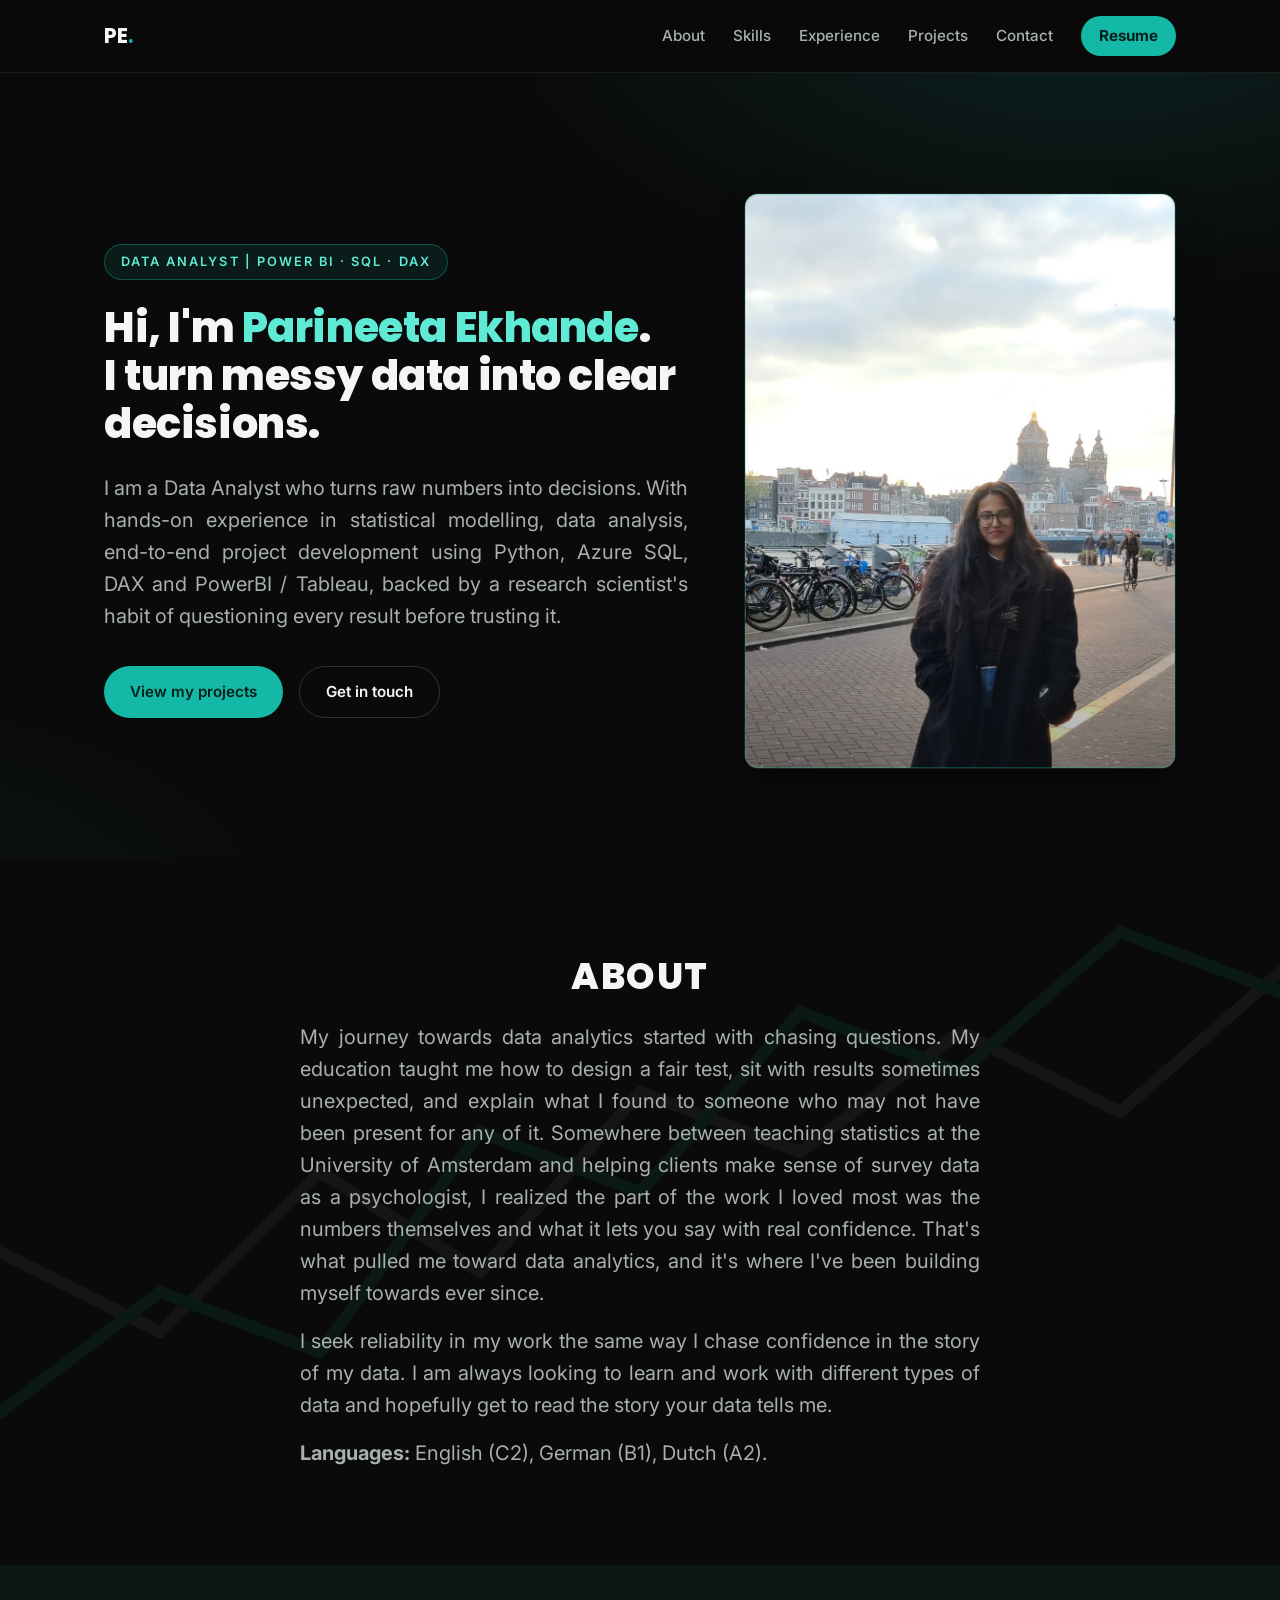
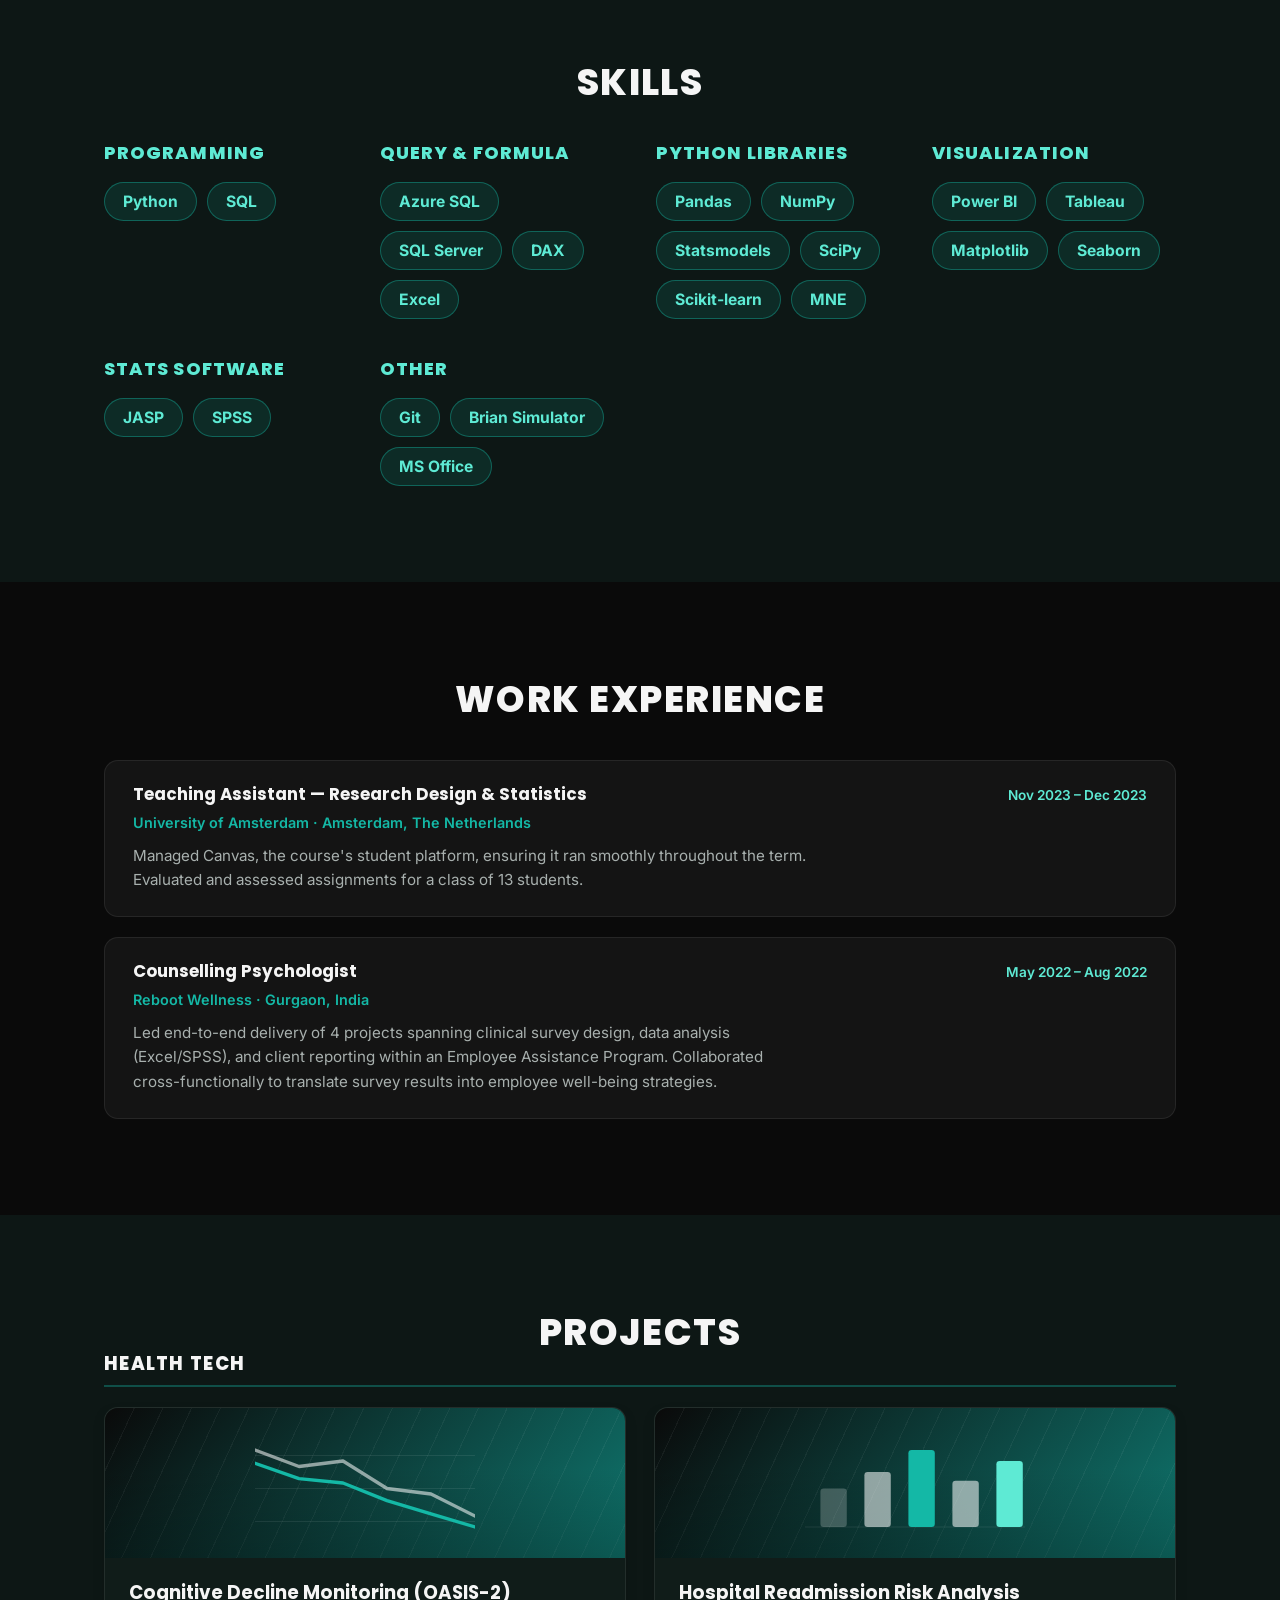
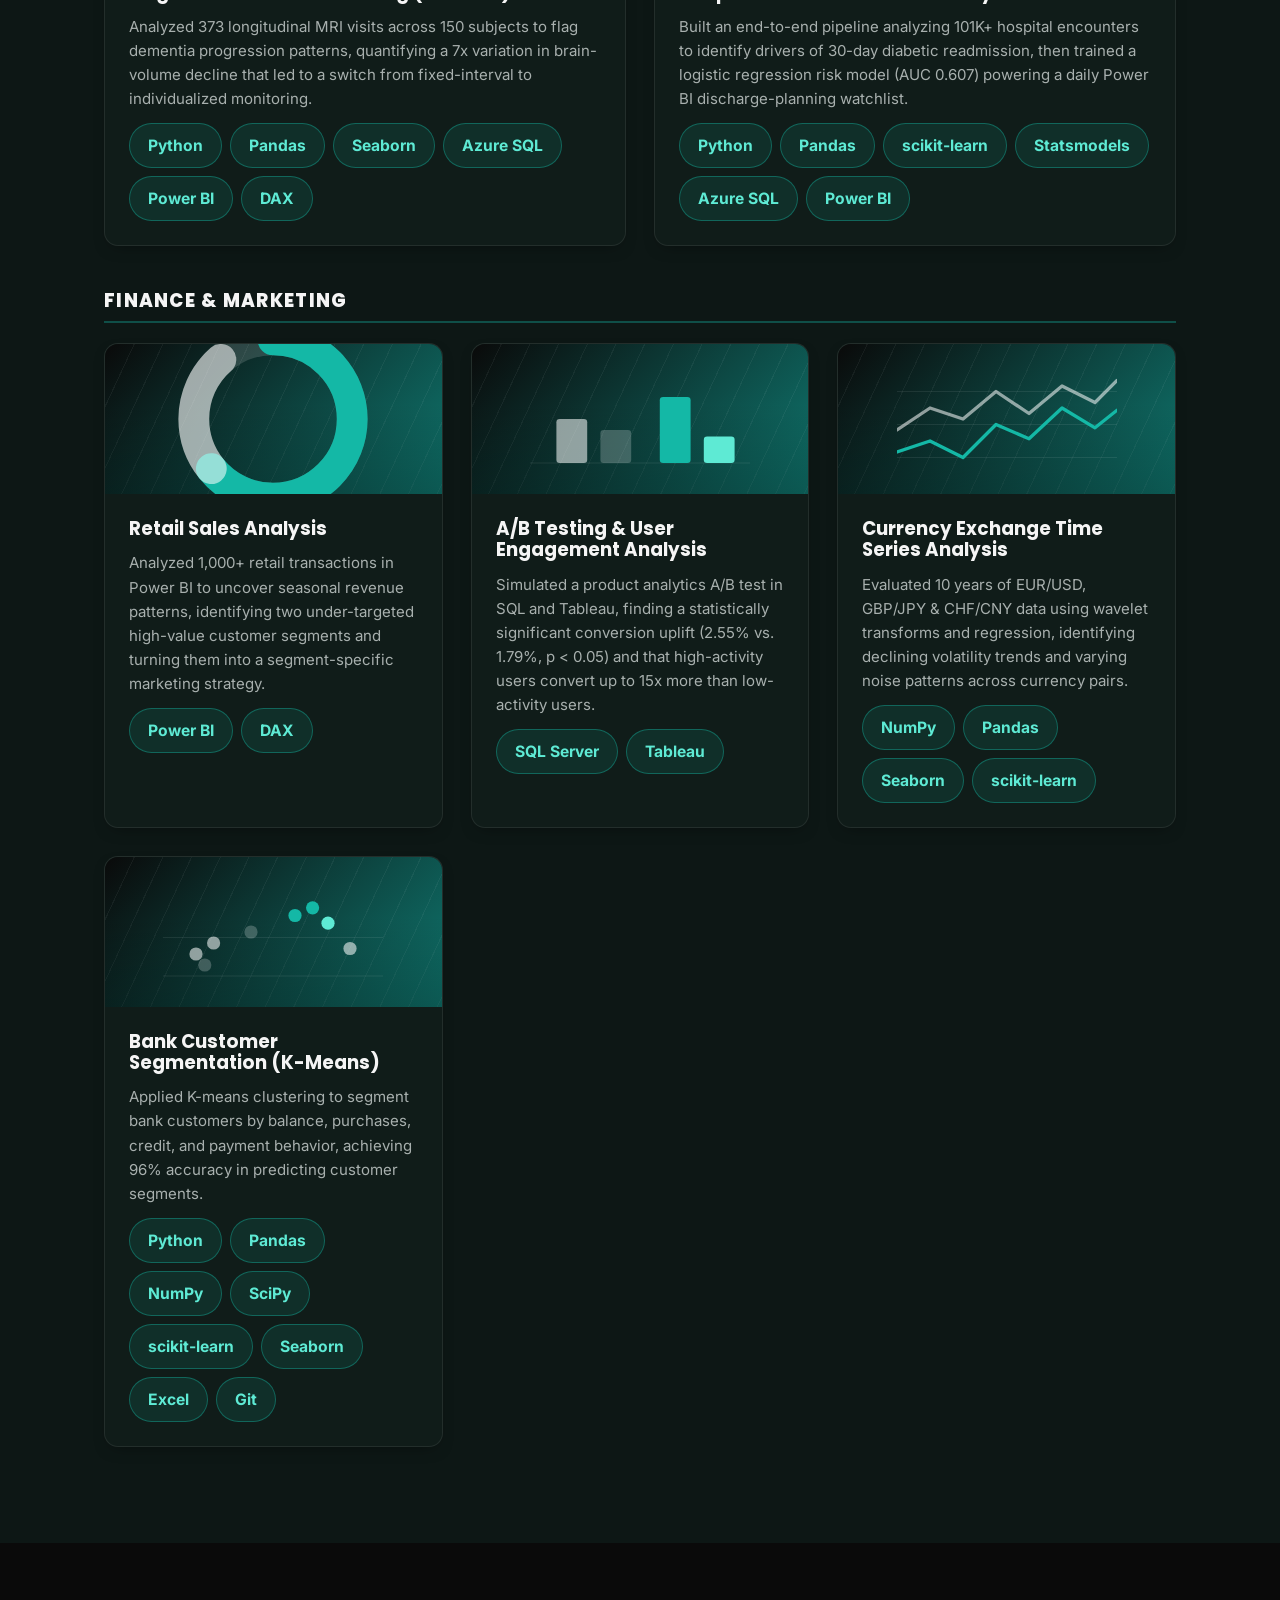
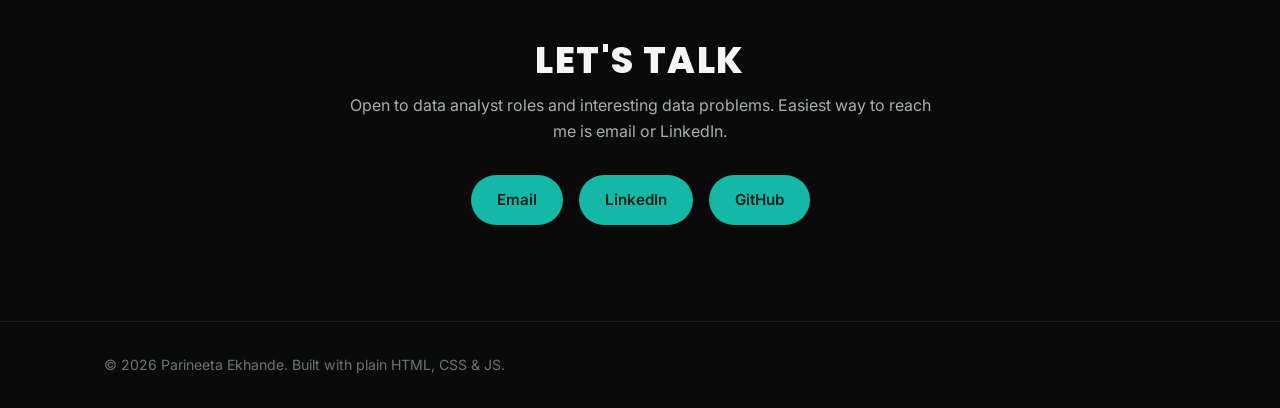
<file: index.html>
<!DOCTYPE html>
<html lang="en">
<head>
  <meta charset="UTF-8" />
    <meta name="viewport" content="width=device-width, initial-scale=1.0" />
      <title>Parineeta Ekhande — Data Analyst Portfolio</title>
        <meta name="description" content="Parineeta Ekhande's data analyst portfolio — projects in SQL, Python, Power BI, and computational neuroscience." />
          <link rel="preconnect" href="https://fonts.googleapis.com">
            <link rel="preconnect" href="https://fonts.gstatic.com" crossorigin>
              <link href="https://fonts.googleapis.com/css2?family=Poppins:wght@600;700;800&family=Inter:wght@400;500;600&display=swap" rel="stylesheet">
                <link rel="stylesheet" href="style.css?v=17" />
                </head>
                <body>

                  <!-- ===== Header / Nav ===== -->
                    <header class="site-header">
                        <div class="container header-inner">
                              <a href="#top" class="logo">PE<span class="logo-dot">.</span></a>

                                    <nav class="nav" id="nav">
                                            <a href="#about">About</a>
                                                    <a href="#skills">Skills</a>
                                                            <a href="#experience">Experience</a>
                                                                    <a href="#projects">Projects</a>
                                                                            <a href="#contact">Contact</a>
                                                                                    <a href="assets/resume.pdf" class="nav-cta">Resume</a>
                                                                                          </nav>

                                                                                                <button class="nav-toggle" id="navToggle" aria-label="Toggle menu" aria-expanded="false">
                                                                                                        <span></span><span></span><span></span>
                                                                                                              </button>
                                                                                                                  </div>
                                                                                                                    </header>
                                                                                                                    
                                                                                                                      <main id="top">
                                                                                                                      
                                                                                                                          <!-- ===== Hero ===== -->
                                                                                                                              <section class="hero">
                                                                                                                                    <div class="container hero-inner">
                                                                                                                                            <div class="hero-text">
                                                                                                                                                      <p class="eyebrow">Data Analyst | Power BI &middot; SQL &middot; DAX</p>
                                                                                                                                                                <h1>Hi, I'm <span class="accent">Parineeta Ekhande</span>.<br>I turn messy data into clear decisions.</h1>
                                                                                                                                                                          <p class="hero-sub">
                                                                                                                                                                                      I am a Data Analyst who turns raw numbers into decisions. With hands-on experience in
                                                                                                                                                                                                  statistical modelling, data analysis, end-to-end project development using Python,
                                                                                                                                                                                                              Azure SQL, DAX and PowerBI / Tableau, backed by a research scientist's habit of
                                                                                                                                                                                                                          questioning every result before trusting it.
                                                                                                                                                                                                                                    </p>
                                                                                                                                                                                                                                              <div class="hero-actions">
                                                                                                                                                                                                                                                          <a href="#projects" class="btn btn-primary">View my projects</a>
                                                                                                                                                                                                                                                                      <a href="#contact" class="btn btn-ghost">Get in touch</a>
                                                                                                                                                                                                                                                                                </div>
                                                                                                                                                                                                                                                                                        </div>
                                                                                                                                                                                                                                                                                                <div class="hero-photo">
                                                                                                                                                                                                                                                                                                          <img src="assets/profile.jpg" alt="Parineeta Ekhande" />
                                                                                                                                                                                                                                                                                                                  </div>
                                                                                                                                                                                                                                                                                                                        </div>
                                                                                                                                                                                                                                                                                                                            </section>
                                                                                                                                                                                                                                                                                                                            
                                                                                                                                                                                                                                                                                                                                <!-- ===== About ===== -->
                                                                                                                                                                                                                                                                                                                                    <section id="about" class="section">
                                                                                                                                                                                                                                                                                                                                          <div class="about-bg-visual" aria-hidden="true">
                                                                                                                                                                                                                                                                                                                                                  <svg viewBox="0 0 320 200" preserveAspectRatio="xMidYMid slice" xmlns="http://www.w3.org/2000/svg">
                                                                                                                                                                                                                                                                                                                                                            <line x1="0" y1="40" x2="320" y2="40" class="grid-line" />
                                                                                                                                                                                                                                                                                                                                                                      <line x1="0" y1="90" x2="320" y2="90" class="grid-line" />
                                                                                                                                                                                                                                                                                                                                                                                <line x1="0" y1="140" x2="320" y2="140" class="grid-line" />
                                                                                                                                                                                                                                                                                                                                                                                          <polyline class="chart-line chart-line-white" points="0,110 40,130 80,90 120,115 160,70 200,85 240,55 280,75 320,40" />
                                                                                                                                                                                                                                                                                                                                                                                                    <polyline class="chart-line chart-line-teal" points="0,150 40,120 80,135 120,80 160,95 200,50 240,65 280,30 320,45" />
                                                                                                                                                                                                                                                                                                                                                                                                            </svg>
                                                                                                                                                                                                                                                                                                                                                                                                                  </div>
                                                                                                                                                                                                                                                                                                                                                                                                                        <div class="container">
                                                                                                                                                                                                                                                                                                                                                                                                                                <h2 class="section-title">About</h2>
                                                                                                                                                                                                                                                                                                                                                                                                                                        <div class="about-content">
                                                                                                                                                                                                                                                                                                                                                                                                                                                  <p>
                                                                                                                                                                                                                                                                                                                                                                                                                                                              My journey towards data analytics started with chasing questions. My education
                                                                                                                                                                                                                                                                                                                                                                                                                                                                          taught me how to design a fair test, sit with results sometimes unexpected, and
                                                                                                                                                                                                                                                                                                                                                                                                                                                                                      explain what I found to someone who may not have been present for any of it.
                                                                                                                                                                                                                                                                                                                                                                                                                                                                                                  Somewhere between teaching statistics at the University of Amsterdam and helping
                                                                                                                                                                                                                                                                                                                                                                                                                                                                                                              clients make sense of survey data as a psychologist, I realized the part of the
                                                                                                                                                                                                                                                                                                                                                                                                                                                                                                                          work I loved most was the numbers themselves and what it lets you say with real
                                                                                                                                                                                                                                                                                                                                                                                                                                                                                                                                      confidence. That's what pulled me toward data analytics, and it's where I've been
                                                                                                                                                                                                                                                                                                                                                                                                                                                                                                                                                  building myself towards ever since.
                                                                                                                                                                                                                                                                                                                                                                                                                                                                                                                                                            </p>
                                                                                                                                                                                                                                                                                                                                                                                                                                                                                                                                                                      <p>
                                                                                                                                                                                                                                                                                                                                                                                                                                                                                                                                                                                  I seek reliability in my work the same way I chase confidence in the story of my
                                                                                                                                                                                                                                                                                                                                                                                                                                                                                                                                                                                              data. I am always looking to learn and work with different types of data and
                                                                                                                                                                                                                                                                                                                                                                                                                                                                                                                                                                                                          hopefully get to read the story your data tells me.
                                                                                                                                                                                                                                                                                                                                                                                                                                                                                                                                                                                                                    </p>
                                                                                                                                                                                                                                                                                                                                                                                                                                                                                                                                                                                                                   <p><strong>Languages:</strong> English (C2), German (B1), Dutch (A2).</p>
                                                                                                                                                                                                                                                                                                                                                                                                                                                                                                                                                                                                                            </div>
                                                                                                                                                                                                                                                                                                                                                                                                                                                                                                                                                                                                                                  </div>
                                                                                                                                                                                                                                                                                                                                                                                                                                                                                                                                                                                                                                      </section>
                                                                                                                                                                                                                                                                                                                                                                                                                                                                                                                                                                                                                                      
                                                                                                                                                                                                                                                                                                                                                                                                                                                                                                                                                                                                                                          <!-- ===== Skills ===== -->
                                                                                                                                                                                                                                                                                                                                                                                                                                                                                                                                                                                                                                              <section id="skills" class="section section-alt">
                                                                                                                                                                                                                                                                                                                                                                                                                                                                                                                                                                                                                                                    <div class="container">
                                                                                                                                                                                                                                                                                                                                                                                                                                                                                                                                                                                                                                                            <h2 class="section-title">Skills</h2>
                                                                                                                                                                                                                                                                                                                                                                                                                                                                                                                                                                                                                                                            
                                                                                                                                                                                                                                                                                                                                                                                                                                                                                                                                                                                                                                                                    <div class="skills-grid">
              <div class="skill-group">
                <h3>Programming</h3>
                <ul class="tag-list">
                  <li><button type="button" class="skill-tag">Python</button></li>
                  <li><button type="button" class="skill-tag">SQL</button></li>
                </ul>
                <div class="skill-dropdown" hidden></div>
              </div>
              <div class="skill-group">
                <h3>Query &amp; Formula</h3>
                <ul class="tag-list">
                  <li><button type="button" class="skill-tag">Azure SQL</button></li>
                  <li><button type="button" class="skill-tag">SQL Server</button></li>
                  <li><button type="button" class="skill-tag">DAX</button></li>
                  <li><button type="button" class="skill-tag">Excel</button></li>                </ul>
                <div class="skill-dropdown" hidden></div>
              </div>
              <div class="skill-group">
                <h3>Python Libraries</h3>
                <ul class="tag-list">
                  <li><button type="button" class="skill-tag">Pandas</button></li>
                  <li><button type="button" class="skill-tag">NumPy</button></li>
                  <li><button type="button" class="skill-tag">Statsmodels</button></li>
                  <li><button type="button" class="skill-tag">SciPy</button></li>
                  <li><button type="button" class="skill-tag">Scikit-learn</button></li>
                  <li><button type="button" class="skill-tag">MNE</button></li>
                </ul>
                <div class="skill-dropdown" hidden></div>
              </div>
              <div class="skill-group">
                <h3>Visualization</h3>
                <ul class="tag-list">
                  <li><button type="button" class="skill-tag">Power BI</button></li>
                  <li><button type="button" class="skill-tag">Tableau</button></li>
                  <li><button type="button" class="skill-tag">Matplotlib</button></li>
                  <li><button type="button" class="skill-tag">Seaborn</button></li>
                </ul>
                <div class="skill-dropdown" hidden></div>
              </div>
              <div class="skill-group">
                <h3>Stats Software</h3>
                <ul class="tag-list">
                  <li><button type="button" class="skill-tag">JASP</button></li>
                  <li><button type="button" class="skill-tag">SPSS</button></li>
                </ul>
                <div class="skill-dropdown" hidden></div>
              </div>
              <div class="skill-group">
                <h3>Other</h3>
                <ul class="tag-list">
                  <li><button type="button" class="skill-tag">Git</button></li>
                  <li><button type="button" class="skill-tag">Brian Simulator</button></li>
                  <li><button type="button" class="skill-tag">MS Office</button></li>
                </ul>
                <div class="skill-dropdown" hidden></div>
              </div>
                                                                                                                                                                                                                                                                                                                                                                                                                                                                                                                                                                                                                                                                                                                                                                                                                                                                                                                                                                                                                                                                                                                                                                        </div>
                                                                                                                                                                                                                                                                                                                                                                                                                                                                                                                                                                                                                                                                                                                                                                                                                                                                                                                                                                                                                                                                                                                                                                              </div>
                                                                                                                                                                                                                                                                                                                                                                                                                                                                                                                                                                                                                                                                                                                                                                                                                                                                                                                                                                                                                                                                                                                                                                                  </section>
                                                                                                                                                                                                                                                                                                                                                                                                                                                                                                                                                                                                                                                                                                                                                                                                                                                                                                                                                                                                                                                                                                                                                                                  
                                                                                                                                                                                                                                                                                                                                                                                                                                                                                                                                                                                                                                                                                                                                                                                                                                                                                                                                                                                                                                                                                                                                                                                      <!-- ===== Experience ===== -->
                                                                                                                                                                                                                                                                                                                                                                                                                                                                                                                                                                                                                                                                                                                                                                                                                                                                                                                                                                                                                                                                                                                                                                                          <section id="experience" class="section">
                                                                                                                                                                                                                                                                                                                                                                                                                                                                                                                                                                                                                                                                                                                                                                                                                                                                                                                                                                                                                                                                                                                                                                                                <div class="container">
                                                                                                                                                                                                                                                                                                                                                                                                                                                                                                                                                                                                                                                                                                                                                                                                                                                                                                                                                                                                                                                                                                                                                                                                        <h2 class="section-title">Work Experience</h2>
                                                                                                                                                                                                                                                                                                                                                                                                                                                                                                                                                                                                                                                                                                                                                                                                                                                                                                                                                                                                                                                                                                                                                                                                        
                                                                                                                                                                                                                                                                                                                                                                                                                                                                                                                                                                                                                                                                                                                                                                                                                                                                                                                                                                                                                                                                                                                                                                                                                <div class="experience-list">
                                                                                                                                                                                                                                                                                                                                                                                                                                                                                                                                                                                                                                                                                                                                                                                                                                                                                                                                                                                                                                                                                                                                                                                                                          <div class="experience-item">
                                                                                                                                                                                                                                                                                                                                                                                                                                                                                                                                                                                                                                                                                                                                                                                                                                                                                                                                                                                                                                                                                                                                                                                                                                      <div class="experience-top">
                                                                                                                                                                                                                                                                                                                                                                                                                                                                                                                                                                                                                                                                                                                                                                                                                                                                                                                                                                                                                                                                                                                                                                                                                                                    <h3>Teaching Assistant — Research Design &amp; Statistics</h3>
                                                                                                                                                                                                                                                                                                                                                                                                                                                                                                                                                                                                                                                                                                                                                                                                                                                                                                                                                                                                                                                                                                                                                                                                                                                                  <span class="experience-date">Nov 2023 – Dec 2023</span>
                                                                                                                                                                                                                                                                                                                                                                                                                                                                                                                                                                                                                                                                                                                                                                                                                                                                                                                                                                                                                                                                                                                                                                                                                                                                              </div>
                                                                                                                                                                                                                                                                                                                                                                                                                                                                                                                                                                                                                                                                                                                                                                                                                                                                                                                                                                                                                                                                                                                                                                                                                                                                                          <p class="experience-org">University of Amsterdam &middot; Amsterdam, The Netherlands</p>
                                                                                                                                                                                                                                                                                                                                                                                                                                                                                                                                                                                                                                                                                                                                                                                                                                                                                                                                                                                                                                                                                                                                                                                                                                                                                                      <p class="experience-desc">
                                                                                                                                                                                                                                                                                                                                                                                                                                                                                                                                                                                                                                                                                                                                                                                                                                                                                                                                                                                                                                                                                                                                                                                                                                                                                                                    Managed Canvas, the course's student platform, ensuring it ran smoothly throughout
                                                                                                                                                                                                                                                                                                                                                                                                                                                                                                                                                                                                                                                                                                                                                                                                                                                                                                                                                                                                                                                                                                                                                                                                                                                                                                                                  the term. Evaluated and assessed assignments for a class of 13 students.
                                                                                                                                                                                                                                                                                                                                                                                                                                                                                                                                                                                                                                                                                                                                                                                                                                                                                                                                                                                                                                                                                                                                                                                                                                                                                                                                              </p>
                                                                                                                                                                                                                                                                                                                                                                                                                                                                                                                                                                                                                                                                                                                                                                                                                                                                                                                                                                                                                                                                                                                                                                                                                                                                                                                                                        </div>
                                                                                                                                                                                                                                                                                                                                                                                                                                                                                                                                                                                                                                                                                                                                                                                                                                                                                                                                                                                                                                                                                                                                                                                                                                                                                                                                                        
                                                                                                                                                                                                                                                                                                                                                                                                                                                                                                                                                                                                                                                                                                                                                                                                                                                                                                                                                                                                                                                                                                                                                                                                                                                                                                                                                                  <div class="experience-item">
                                                                                                                                                                                                                                                                                                                                                                                                                                                                                                                                                                                                                                                                                                                                                                                                                                                                                                                                                                                                                                                                                                                                                                                                                                                                                                                                                                              <div class="experience-top">
                                                                                                                                                                                                                                                                                                                                                                                                                                                                                                                                                                                                                                                                                                                                                                                                                                                                                                                                                                                                                                                                                                                                                                                                                                                                                                                                                                                            <h3>Counselling Psychologist</h3>
                                                                                                                                                                                                                                                                                                                                                                                                                                                                                                                                                                                                                                                                                                                                                                                                                                                                                                                                                                                                                                                                                                                                                                                                                                                                                                                                                                                                          <span class="experience-date">May 2022 – Aug 2022</span>
                                                                                                                                                                                                                                                                                                                                                                                                                                                                                                                                                                                                                                                                                                                                                                                                                                                                                                                                                                                                                                                                                                                                                                                                                                                                                                                                                                                                                      </div>
                                                                                                                                                                                                                                                                                                                                                                                                                                                                                                                                                                                                                                                                                                                                                                                                                                                                                                                                                                                                                                                                                                                                                                                                                                                                                                                                                                                                                                  <p class="experience-org">Reboot Wellness &middot; Gurgaon, India</p>
                                                                                                                                                                                                                                                                                                                                                                                                                                                                                                                                                                                                                                                                                                                                                                                                                                                                                                                                                                                                                                                                                                                                                                                                                                                                                                                                                                                                                                              <p class="experience-desc">
                                                                                                                                                                                                                                                                                                                                                                                                                                                                                                                                                                                                                                                                                                                                                                                                                                                                                                                                                                                                                                                                                                                                                                                                                                                                                                                                                                                                                                                            Led end-to-end delivery of 4 projects spanning clinical survey design, data
                                                                                                                                                                                                                                                                                                                                                                                                                                                                                                                                                                                                                                                                                                                                                                                                                                                                                                                                                                                                                                                                                                                                                                                                                                                                                                                                                                                                                                                                          analysis (Excel/SPSS), and client reporting within an Employee Assistance
                                                                                                                                                                                                                                                                                                                                                                                                                                                                                                                                                                                                                                                                                                                                                                                                                                                                                                                                                                                                                                                                                                                                                                                                                                                                                                                                                                                                                                                                                        Program. Collaborated cross-functionally to translate survey results into
                                                                                                                                                                                                                                                                                                                                                                                                                                                                                                                                                                                                                                                                                                                                                                                                                                                                                                                                                                                                                                                                                                                                                                                                                                                                                                                                                                                                                                                                                                      employee well-being strategies.
                                                                                                                                                                                                                                                                                                                                                                                                                                                                                                                                                                                                                                                                                                                                                                                                                                                                                                                                                                                                                                                                                                                                                                                                                                                                                                                                                                                                                                                                                                                  </p>
                                                                                                                                                                                                                                                                                                                                                                                                                                                                                                                                                                                                                                                                                                                                                                                                                                                                                                                                                                                                                                                                                                                                                                                                                                                                                                                                                                                                                                                                                                                            </div>
                                                                                                                                                                                                                                                                                                                                                                                                                                                                                                                                                                                                                                                                                                                                                                                                                                                                                                                                                                                                                                                                                                                                                                                                                                                                                                                                                                                                                                                                                                                                    </div>
                                                                                                                                                                                                                                                                                                                                                                                                                                                                                                                                                                                                                                                                                                                                                                                                                                                                                                                                                                                                                                                                                                                                                                                                                                                                                                                                                                                                                                                                                                                                          </div>
                                                                                                                                                                                                                                                                                                                                                                                                                                                                                                                                                                                                                                                                                                                                                                                                                                                                                                                                                                                                                                                                                                                                                                                                                                                                                                                                                                                                                                                                                                                                              </section>
                                                                                                                                                                                                                                                                                                                                                                                                                                                                                                                                                                                                                                                                                                                                                                                                                                                                                                                                                                                                                                                                                                                                                                                                                                                                                                                                                                                                                                                                                                                                              
                                                                                                                                                                                                                                                                                                                                                                                                                                                                                                                                                                                                                                                                                                                                                                                                                                                                                                                                                                                                                                                                                                                                                                                                                                                                                                                                                                                                                                                                                                                                                  <!-- ===== Projects ===== -->
                                                                                                                                                                                                                                                                                                                                                                                                                                                                                                                                                                                                                                                                                                                                                                                                                                                                                                                                                                                                                                                                                                                                                                                                                                                                                                                                                                                                                                                                                                                                                      <section id="projects" class="section section-alt">
                                                                                                                                                                                                                                                                                                                                                                                                                                                                                                                                                                                                                                                                                                                                                                                                                                                                                                                                                                                                                                                                                                                                                                                                                                                                                                                                                                                                                                                                                                                                                            <div class="container">
                                                                                                                                                                                                                                                                                                                                                                                                                                                                                                                                                                                                                                                                                                                                                                                                                                                                                                                                                                                                                                                                                                                                                                                                                                                                                                                                                                                                                                                                                                                                                                    <h2 class="section-title">Projects</h2>
                                                                                                                                                                                                                                                                                                                                                                                                                                                                                                                                                                                                                                                                                                                                                                                                                                                                                                                                                                                                                                                                                                                                                                                                                                                                                                                                                                                                                                                                                                                                                                            <div id="projectGrid">
                                                                                                                                                                                                                                                                                                                                                                                                                                                                                                                                                                                                                                                                                                                                                                                                                                                                                                                                                                                                                                                                                                                                                                                                                                                                                                                                                                                                                                                                                                                                                                                      <!-- Category sections + cards are rendered from script.js (see PROJECT_CATEGORIES) -->
                                                                                                                                                                                                                                                                                                                                                                                                                                                                                                                                                                                                                                                                                                                                                                                                                                                                                                                                                                                                                                                                                                                                                                                                                                                                                                                                                                                                                                                                                                                                                                                              </div>
                                                                                                                                                                                                                                                                                                                                                                                                                                                                                                                                                                                                                                                                                                                                                                                                                                                                                                                                                                                                                                                                                                                                                                                                                                                                                                                                                                                                                                                                                                                                                                                                    </div>
                                                                                                                                                                                                                                                                                                                                                                                                                                                                                                                                                                                                                                                                                                                                                                                                                                                                                                                                                                                                                                                                                                                                                                                                                                                                                                                                                                                                                                                                                                                                                                                                        </section>
                                                                                                                                                                                                                                                                                                                                                                                                                                                                                                                                                                                                                                                                                                                                                                                                                                                                                                                                                                                                                                                                                                                                                                                                                                                                                                                                                                                                                                                                                                                                                                                                        
                                                                                                                                                                                                                                                                                                                                                                                                                                                                                                                                                                                                                                                                                                                                                                                                                                                                                                                                                                                                                                                                                                                                                                                                                                                                                                                                                                                                                                                                                                                                                                                                            <!-- ===== Contact ===== -->
                                                                                                                                                                                                                                                                                                                                                                                                                                                                                                                                                                                                                                                                                                                                                                                                                                                                                                                                                                                                                                                                                                                                                                                                                                                                                                                                                                                                                                                                                                                                                                                                                <section id="contact" class="section">
                                                                                                                                                                                                                                                                                                                                                                                                                                                                                                                                                                                                                                                                                                                                                                                                                                                                                                                                                                                                                                                                                                                                                                                                                                                                                                                                                                                                                                                                                                                                                                                                                      <div class="container contact-inner">
                                                                                                                                                                                                                                                                                                                                                                                                                                                                                                                                                                                                                                                                                                                                                                                                                                                                                                                                                                                                                                                                                                                                                                                                                                                                                                                                                                                                                                                                                                                                                                                                                              <h2 class="section-title">Let's talk</h2>
                                                                                                                                                                                                                                                                                                                                                                                                                                                                                                                                                                                                                                                                                                                                                                                                                                                                                                                                                                                                                                                                                                                                                                                                                                                                                                                                                                                                                                                                                                                                                                                                                                      <p class="section-sub">
                                                                                                                                                                                                                                                                                                                                                                                                                                                                                                                                                                                                                                                                                                                                                                                                                                                                                                                                                                                                                                                                                                                                                                                                                                                                                                                                                                                                                                                                                                                                                                                                                                                Open to data analyst roles and interesting data problems.
                                                                                                                                                                                                                                                                                                                                                                                                                                                                                                                                                                                                                                                                                                                                                                                                                                                                                                                                                                                                                                                                                                                                                                                                                                                                                                                                                                                                                                                                                                                                                                                                                                                          Easiest way to reach me is email or LinkedIn.
                                                                                                                                                                                                                                                                                                                                                                                                                                                                                                                                                                                                                                                                                                                                                                                                                                                                                                                                                                                                                                                                                                                                                                                                                                                                                                                                                                                                                                                                                                                                                                                                                                                                  </p>
                                                                                                                                                                                                                                                                                                                                                                                                                                                                                                                                                                                                                                                                                                                                                                                                                                                                                                                                                                                                                                                                                                                                                                                                                                                                                                                                                                                                                                                                                                                                                                                                                                                                          <div class="contact-links">
                                                                                                                                                                                                                                                                                                                                                                                                                                                                                                                                                                                                                                                                                                                                                                                                                                                                                                                                                                                                                                                                                                                                                                                                                                                                                                                                                                                                                                                                                                                                                                                                                                                                                    <a href="mailto:parihere98@gmail.com" class="btn btn-primary">Email</a>
                                                                                                                                                                                                                                                                                                                                                                                                                                                                                                                                                                                                                                                                                                                                                                                                                                                                                                                                                                                                                                                                                                                                                                                                                                                                                                                                                                                                                                                                                                                                                                                                                                                                                              <a href="https://www.linkedin.com/in/parineeta-ekhande-b33b77162" class="btn btn-primary" target="_blank" rel="noopener">LinkedIn</a>
                                                                                                                                                                                                                                                                                                                                                                                                                                                                                                                                                                                                                                                                                                                                                                                                                                                                                                                                                                                                                                                                                                                                                                                                                                                                                                                                                                                                                                                                                                                                                                                                                                                                                                        <a href="https://github.com/Parineeta98" class="btn btn-primary" target="_blank" rel="noopener">GitHub</a>
                                                                                                                                                                                                                                                                                                                                                                                                                                                                                                                                                                                                                                                                                                                                                                                                                                                                                                                                                                                                                                                                                                                                                                                                                                                                                                                                                                                                                                                                                                                                                                                                                                                                                                                </div>
                                                                                                                                                                                                                                                                                                                                                                                                                                                                                                                                                                                                                                                                                                                                                                                                                                                                                                                                                                                                                                                                                                                                                                                                                                                                                                                                                                                                                                                                                                                                                                                                                                                                                                                      </div>
                                                                                                                                                                                                                                                                                                                                                                                                                                                                                                                                                                                                                                                                                                                                                                                                                                                                                                                                                                                                                                                                                                                                                                                                                                                                                                                                                                                                                                                                                                                                                                                                                                                                                                                          </section>
                                                                                                                                                                                                                                                                                                                                                                                                                                                                                                                                                                                                                                                                                                                                                                                                                                                                                                                                                                                                                                                                                                                                                                                                                                                                                                                                                                                                                                                                                                                                                                                                                                                                                                                          
                                                                                                                                                                                                                                                                                                                                                                                                                                                                                                                                                                                                                                                                                                                                                                                                                                                                                                                                                                                                                                                                                                                                                                                                                                                                                                                                                                                                                                                                                                                                                                                                                                                                                                                            </main>
                                                                                                                                                                                                                                                                                                                                                                                                                                                                                                                                                                                                                                                                                                                                                                                                                                                                                                                                                                                                                                                                                                                                                                                                                                                                                                                                                                                                                                                                                                                                                                                                                                                                                                                            
                                                                                                                                                                                                                                                                                                                                                                                                                                                                                                                                                                                                                                                                                                                                                                                                                                                                                                                                                                                                                                                                                                                                                                                                                                                                                                                                                                                                                                                                                                                                                                                                                                                                                                                              <footer class="site-footer">
                                                                                                                                                                                                                                                                                                                                                                                                                                                                                                                                                                                                                                                                                                                                                                                                                                                                                                                                                                                                                                                                                                                                                                                                                                                                                                                                                                                                                                                                                                                                                                                                                                                                                                                                  <div class="container footer-inner">
                                                                                                                                                                                                                                                                                                                                                                                                                                                                                                                                                                                                                                                                                                                                                                                                                                                                                                                                                                                                                                                                                                                                                                                                                                                                                                                                                                                                                                                                                                                                                                                                                                                                                                                                        <p>&copy; <span id="year"></span> Parineeta Ekhande. Built with plain HTML, CSS &amp; JS.</p>
                                                                                                                                                                                                                                                                                                                                                                                                                                                                                                                                                                                                                                                                                                                                                                                                                                                                                                                                                                                                                                                                                                                                                                                                                                                                                                                                                                                                                                                                                                                                                                                                                                                                                                                                            </div>
                                                                                                                                                                                                                                                                                                                                                                                                                                                                                                                                                                                                                                                                                                                                                                                                                                                                                                                                                                                                                                                                                                                                                                                                                                                                                                                                                                                                                                                                                                                                                                                                                                                                                                                                              </footer>
                                                                                                                                                                                                                                                                                                                                                                                                                                                                                                                                                                                                                                                                                                                                                                                                                                                                                                                                                                                                                                                                                                                                                                                                                                                                                                                                                                                                                                                                                                                                                                                                                                                                                                                                              
                                                                                                                                                                                                                                                                                                                                                                                                                                                                                                                                                                                                                                                                                                                                                                                                                                                                                                                                                                                                                                                                                                                                                                                                                                                                                                                                                                                                                                                                                                                                                                                                                                                                                                                                                <script src="script.js?v=10"></script>
                                                                                                                                                                                                                                                                                                                                                                                                                                                                                                                                                                                                                                                                                                                                                                                                                                                                                                                                                                                                                                                                                                                                                                                                                                                                                                                                                                                                                                                                                                                                                                                                                                                                                                                                                </body>
                                                                                                                                                                                                                                                                                                                                                                                                                                                                                                                                                                                                                                                                                                                                                                                                                                                                                                                                                                                                                                                                                                                                                                                                                                                                                                                                                                                                                                                                                                                                                                                                                                                                                                                                                </html>
</file>
<file: style.css>
/* =========================================================
   Design tokens
   Dark, data-viz-inspired theme — near-black base with a
   teal accent, echoing a dashboard/chart aesthetic: bold
   uppercase headings, generous letter-spacing, and a line-
   chart motif in the hero. Swap these to re-skin the whole site.
   ========================================================= */
:root {
     --bg: #0a0a0a;
     --bg-alt: #0d1715;
     --surface: #141414;
     --surface-alt: #101c19;
     --border: rgba(255, 255, 255, 0.08);
     --border-strong: rgba(255, 255, 255, 0.16);

  --ink: #f5f5f5;
     --ink-dim: #a8b0ae;
     --ink-faint: #6b7573;

  --teal: #14b8a6;
     --teal-light: #5eead4;
     --teal-dark: #0f766e;
     --teal-ink: #04201b;
     --white: #ffffff;

  --radius: 14px;
     --shadow-md: 0 16px 34px -14px rgba(0, 0, 0, 0.6);
     --shadow-sm: 0 6px 16px -8px rgba(0, 0, 0, 0.5);

  --font-display: 'Poppins', 'Segoe UI', sans-serif;
     --font-body: 'Inter', 'Segoe UI', sans-serif;
}

/* ===== Reset ===== */
* { box-sizing: border-box; margin: 0; padding: 0; }
html { scroll-behavior: smooth; }
body {
     font-family: var(--font-body);
     color: var(--ink-dim);
     background: var(--bg);
     line-height: 1.6;
     -webkit-font-smoothing: antialiased;
}
img { max-width: 100%; display: block; }
a { color: inherit; text-decoration: none; }
ul { list-style: none; }
h1, h2, h3 { font-family: var(--font-display); line-height: 1.15; color: var(--ink); }

.container {
     width: 100%;
     max-width: 1120px;
     margin: 0 auto;
     padding: 0 24px;
}

/* ===== Header ===== */
.site-header {
     position: sticky;
     top: 0;
     z-index: 50;
     background: rgba(10, 10, 10, 0.85);
     backdrop-filter: blur(10px);
     border-bottom: 1px solid var(--border);
}
.header-inner {
     display: flex;
     align-items: center;
     justify-content: space-between;
     height: 72px;
}
.logo {
     font-family: var(--font-display);
     font-weight: 700;
     font-size: 1.3rem;
     color: var(--ink);
}
.logo-dot { color: var(--teal); }

.nav {
     display: flex;
     align-items: center;
     gap: 28px;
     font-weight: 500;
     font-size: 0.95rem;
}
.nav a:not(.nav-cta) { color: var(--ink-dim); position: relative; }
.nav a:not(.nav-cta)::after {
     content: '';
     position: absolute;
     left: 0; bottom: -6px;
     width: 0; height: 2px;
     background: var(--teal);
     transition: width 0.2s ease;
}
.nav a:not(.nav-cta):hover { color: var(--ink); }
.nav a:not(.nav-cta):hover::after { width: 100%; }

.nav-cta {
     background: var(--teal);
     color: var(--teal-ink) !important;
     padding: 8px 18px;
     border-radius: 999px;
     font-weight: 700;
     transition: background 0.2s ease, transform 0.2s ease;
}
.nav-cta:hover { background: var(--teal-light); transform: translateY(-1px); }

.nav-toggle {
     display: none;
     flex-direction: column;
     gap: 5px;
     background: none;
     border: none;
     cursor: pointer;
     padding: 8px;
}
.nav-toggle span {
     width: 22px; height: 2px;
     background: var(--ink);
     border-radius: 2px;
}

/* ===== Hero ===== */
.hero {
     padding: 120px 0 90px;
     background:
            radial-gradient(1000px 500px at 85% -10%, rgba(20, 184, 166, 0.14), transparent 60%),
            radial-gradient(700px 400px at -10% 110%, rgba(20, 184, 166, 0.08), transparent 60%),
            var(--bg);
}
.hero-inner {
     display: grid;
     grid-template-columns: 1.15fr 0.85fr;
     gap: 56px;
     align-items: center;
}
.hero-text { max-width: 640px; }
.eyebrow {
     display: inline-block;
     font-weight: 600;
     letter-spacing: 0.16em;
     text-transform: uppercase;
     font-size: 0.8rem;
     color: var(--teal-light);
     background: rgba(20, 184, 166, 0.1);
     border: 1px solid rgba(20, 184, 166, 0.35);
     padding: 7px 16px;
     border-radius: 999px;
     margin-bottom: 24px;
}
.hero h1 {
     font-size: clamp(2rem, 3.5vw, 2.6rem);
     font-weight: 800;
     letter-spacing: -0.01em;
}
.hero h1 .accent { color: var(--teal-light); }
.hero-sub {
     margin-top: 24px;
     max-width: 56ch;
     font-size: 1.25rem;
     color: var(--ink-dim);
     text-align: justify;
}
.hero-actions {
     margin-top: 34px;
     display: flex;
     gap: 16px;
     flex-wrap: wrap;
}

/* Hero profile photo panel */
.hero-photo {
     position: relative;
     border-radius: var(--radius);
     overflow: hidden;
     border: 1px solid var(--border);
     box-shadow: var(--shadow-md);
     aspect-ratio: 3 / 4;
}
.hero-photo::after {
     content: '';
     position: absolute;
     inset: 0;
     border-radius: inherit;
     box-shadow: inset 0 0 0 1px rgba(20, 184, 166, 0.3);
     background: linear-gradient(to top, rgba(10, 10, 10, 0.35), transparent 40%);
     pointer-events: none;
}
.hero-photo img {
     width: 100%;
     height: 100%;
     object-fit: cover;
     object-position: center 15%;
}

/* Shared data-viz chart classes — used by the About background visual
   and the project-card thumbnails below */
.grid-line { stroke: rgba(255, 255, 255, 0.08); stroke-width: 1; }
.chart-line { fill: none; stroke-width: 3; stroke-linecap: round; stroke-linejoin: round; }
.chart-line-teal { stroke: var(--teal); }
.chart-line-white { stroke: rgba(255, 255, 255, 0.55); }
.chart-fill-teal { fill: var(--teal); }
.chart-fill-teal-light { fill: var(--teal-light); }
.chart-fill-teal-area { fill: rgba(20, 184, 166, 0.18); }
.chart-fill-white { fill: rgba(255, 255, 255, 0.55); }
.chart-fill-dim { fill: rgba(255, 255, 255, 0.22); }

/* ===== Buttons ===== */
.btn {
     display: inline-flex;
     align-items: center;
     justify-content: center;
     padding: 13px 26px;
     border-radius: 999px;
     font-weight: 600;
     font-size: 0.95rem;
     transition: transform 0.2s ease, box-shadow 0.2s ease, background 0.2s ease, border-color 0.2s ease, color 0.2s ease;
}
.btn-primary {
     background: var(--teal);
     color: var(--teal-ink);
     box-shadow: var(--shadow-sm);
}
.btn-primary:hover { background: var(--teal-light); transform: translateY(-2px); }
.btn-ghost {
     background: transparent;
     color: var(--ink);
     border: 1.5px solid var(--border-strong);
}
.btn-ghost:hover {
     border-color: var(--teal);
     color: var(--teal-light);
     transform: translateY(-2px);
}

/* ===== Sections ===== */
.section { padding: 96px 0; }
.section-alt { background: var(--bg-alt); }
.section-title {
     font-size: clamp(1.7rem, 3.2vw, 2.3rem);
     font-weight: 800;
     letter-spacing: 0.04em;
     text-transform: uppercase;
     color: var(--ink);
     text-align: center;
}
.section-sub {
     margin: 12px auto 0;
     color: var(--ink-dim);
     max-width: 60ch;
}

/* ===== About ===== */
#about { position: relative; overflow: hidden; }
#about > .container { position: relative; z-index: 1; }
.about-bg-visual {
     position: absolute;
     inset: 0;
     opacity: 0.08;
     pointer-events: none;
     z-index: 0;
}
.about-bg-visual svg { width: 100%; height: 100%; display: block; }
.about-content { margin: 24px auto 0; max-width: 68ch; text-align: justify; }
.about-content p { color: var(--ink-dim); margin-top: 16px; font-size: 1.25rem; }
.about-content p:first-child { margin-top: 0; }

/* ===== Experience ===== */
.experience-list {
     margin-top: 40px;
     display: flex;
     flex-direction: column;
     gap: 20px;
}
.experience-item {
     padding: 24px 28px;
     border-radius: var(--radius);
     background: var(--surface);
     border: 1px solid var(--border);
}
.section-alt .experience-item { background: var(--surface-alt); }
.experience-top {
     display: flex;
     align-items: baseline;
     justify-content: space-between;
     flex-wrap: wrap;
     gap: 8px 20px;
}
.experience-top h3 {
     font-size: 1.05rem;
     color: var(--ink);
}
.experience-date {
     font-size: 0.85rem;
     font-weight: 600;
     color: var(--teal-light);
     white-space: nowrap;
}
.experience-org {
     margin-top: 4px;
     font-size: 0.9rem;
     font-weight: 600;
     color: var(--teal);
}
.experience-desc {
     margin-top: 10px;
     color: var(--ink-dim);
     font-size: 0.95rem;
     max-width: 68ch;
}

/* ===== Projects ===== */
.project-category { margin-top: 44px; }
.project-category:first-child { margin-top: 0; }
.category-heading {
     font-family: var(--font-display);
     font-size: 1.15rem;
     font-weight: 800;
     letter-spacing: 0.07em;
     text-transform: uppercase;
     color: var(--ink);
     margin-bottom: 20px;
     padding-bottom: 10px;
     border-bottom: 2px solid rgba(20, 184, 166, 0.35);
}
.project-grid {
     display: grid;
     grid-template-columns: repeat(auto-fit, minmax(300px, 1fr));
     gap: 28px;
}
.project-card {
     background: var(--surface);
     border-radius: var(--radius);
     overflow: hidden;
     box-shadow: var(--shadow-sm);
     border: 1px solid var(--border);
     display: flex;
     flex-direction: column;
     scroll-margin-top: 88px;
     transition: transform 0.25s ease, box-shadow 0.25s ease, border-color 0.25s ease;
}
.section-alt .project-card { background: var(--surface-alt); }
.project-card:target { border-color: var(--teal); box-shadow: 0 0 0 3px rgba(20, 184, 166, 0.25); }
.project-card:hover {
     transform: translateY(-6px);
     box-shadow: var(--shadow-md);
     border-color: rgba(20, 184, 166, 0.4);
}
.project-thumb {
     height: 150px;
     position: relative;
     display: flex;
     align-items: center;
     justify-content: center;
     overflow: hidden;
     background:
            repeating-linear-gradient(115deg, rgba(255, 255, 255, 0.05) 0px, rgba(255, 255, 255, 0.05) 1px, transparent 1px, transparent 26px),
            linear-gradient(135deg, #0a0a0a, var(--teal-dark));
}
.project-thumb::before {
     content: '';
     position: absolute;
     inset: 0;
     background: linear-gradient(to top, rgba(0, 0, 0, 0.25), transparent 60%);
}
.project-thumb svg {
     position: relative;
     z-index: 1;
     width: 70%;
     max-width: 220px;
     height: auto;
}
.project-body { padding: 24px; display: flex; flex-direction: column; gap: 12px; flex: 1; }
.project-body h3 { font-size: 1.15rem; color: var(--ink); }
.project-body p { color: var(--ink-dim); font-size: 0.94rem; }

.tag-list {
     display: flex;
     flex-wrap: wrap;
     gap: 8px;
}
.tag-list li {
     font-size: 0.98rem;
     font-weight: 700;
     padding: 9px 18px;
     border-radius: 999px;
     background: rgba(20, 184, 166, 0.12);
     color: var(--teal-light);
     border: 1px solid rgba(20, 184, 166, 0.4);
}
.placeholder-badge {
     align-self: flex-start;
     font-size: 0.72rem;
     font-weight: 700;
     text-transform: uppercase;
     letter-spacing: 0.04em;
     color: var(--ink-faint);
     background: rgba(255, 255, 255, 0.06);
     padding: 4px 10px;
     border-radius: 6px;
}

/* ===== Skills ===== */
.skills-grid {
     margin-top: 40px;
     display: grid;
     grid-template-columns: repeat(auto-fit, minmax(240px, 1fr));
     gap: 40px 32px;
}
.skill-group h3 {
     font-size: 1.12rem;
     font-weight: 800;
     letter-spacing: 0.06em;
     text-transform: uppercase;
     color: var(--teal-light);
     margin-bottom: 18px;
}
.skill-group .tag-list { gap: 10px; }
.skill-group .tag-list li { padding: 0; background: none; border: none; }
.skill-tag {
     font-family: inherit;
     font-size: 0.98rem;
     font-weight: 700;
     padding: 9px 18px;
     border-radius: 999px;
     background: rgba(20, 184, 166, 0.12);
     color: var(--teal-light);
     border: 1px solid rgba(20, 184, 166, 0.4);
     cursor: pointer;
     transition: background 0.2s ease, color 0.2s ease, transform 0.15s ease, border-color 0.2s ease;
}
.skill-tag:hover { background: rgba(20, 184, 166, 0.22); transform: translateY(-1px); }
.skill-tag.active {
     background: var(--teal);
     color: var(--teal-ink);
     border-color: var(--teal);
}
.skill-dropdown {
     margin-top: 16px;
     padding: 16px 20px;
     border-radius: var(--radius);
     background: var(--surface-alt);
     border: 1px solid var(--border);
}
.skill-dropdown[hidden] { display: none; }
.skill-dropdown-title {
     font-size: 0.78rem;
     font-weight: 700;
     text-transform: uppercase;
     letter-spacing: 0.06em;
     color: var(--ink-faint);
     margin-bottom: 10px;
}
.skill-dropdown ul { display: flex; flex-direction: column; gap: 8px; }
.skill-dropdown li {
     font-size: 0.92rem;
     font-weight: 600;
}
.skill-dropdown-link {
     color: var(--ink);
     transition: color 0.2s ease;
}
.skill-dropdown-link:hover { color: var(--teal-light); }
.skill-dropdown-empty {
     font-size: 0.9rem;
     color: var(--ink-dim);
}

/* ===== Contact ===== */
.contact-inner { text-align: center; }
.contact-links {
     margin-top: 30px;
     display: flex;
     gap: 16px;
     flex-wrap: wrap;
     justify-content: center;
}

/* ===== Footer ===== */
.site-footer {
     padding: 32px 0;
     border-top: 1px solid var(--border);
}
.footer-inner { color: var(--ink-faint); font-size: 0.88rem; }

/* ===== Responsive ===== */
@media (max-width: 900px) {
     .hero-inner { grid-template-columns: 1fr; }
     .hero-photo { order: -1; max-width: 260px; margin: 0 auto; }
     .hero h1 { font-size: clamp(1.25rem, 6vw, 2.9rem); }
     .hero { padding: 72px 0 56px; }
     .section { padding: 64px 0; }
     .hero-sub, .about-content { text-align: left; }
}

@media (max-width: 720px) {
     .experience-top { flex-direction: column; gap: 4px; }

  .nav {
         position: absolute;
         top: 72px;
         left: 0; right: 0;
         background: var(--bg);
         flex-direction: column;
         align-items: flex-start;
         padding: 20px 24px 28px;
         gap: 18px;
         border-bottom: 1px solid var(--border);
         display: none;
  }
     .nav.open { display: flex; }
     .nav-toggle { display: flex; }
}
</file>
